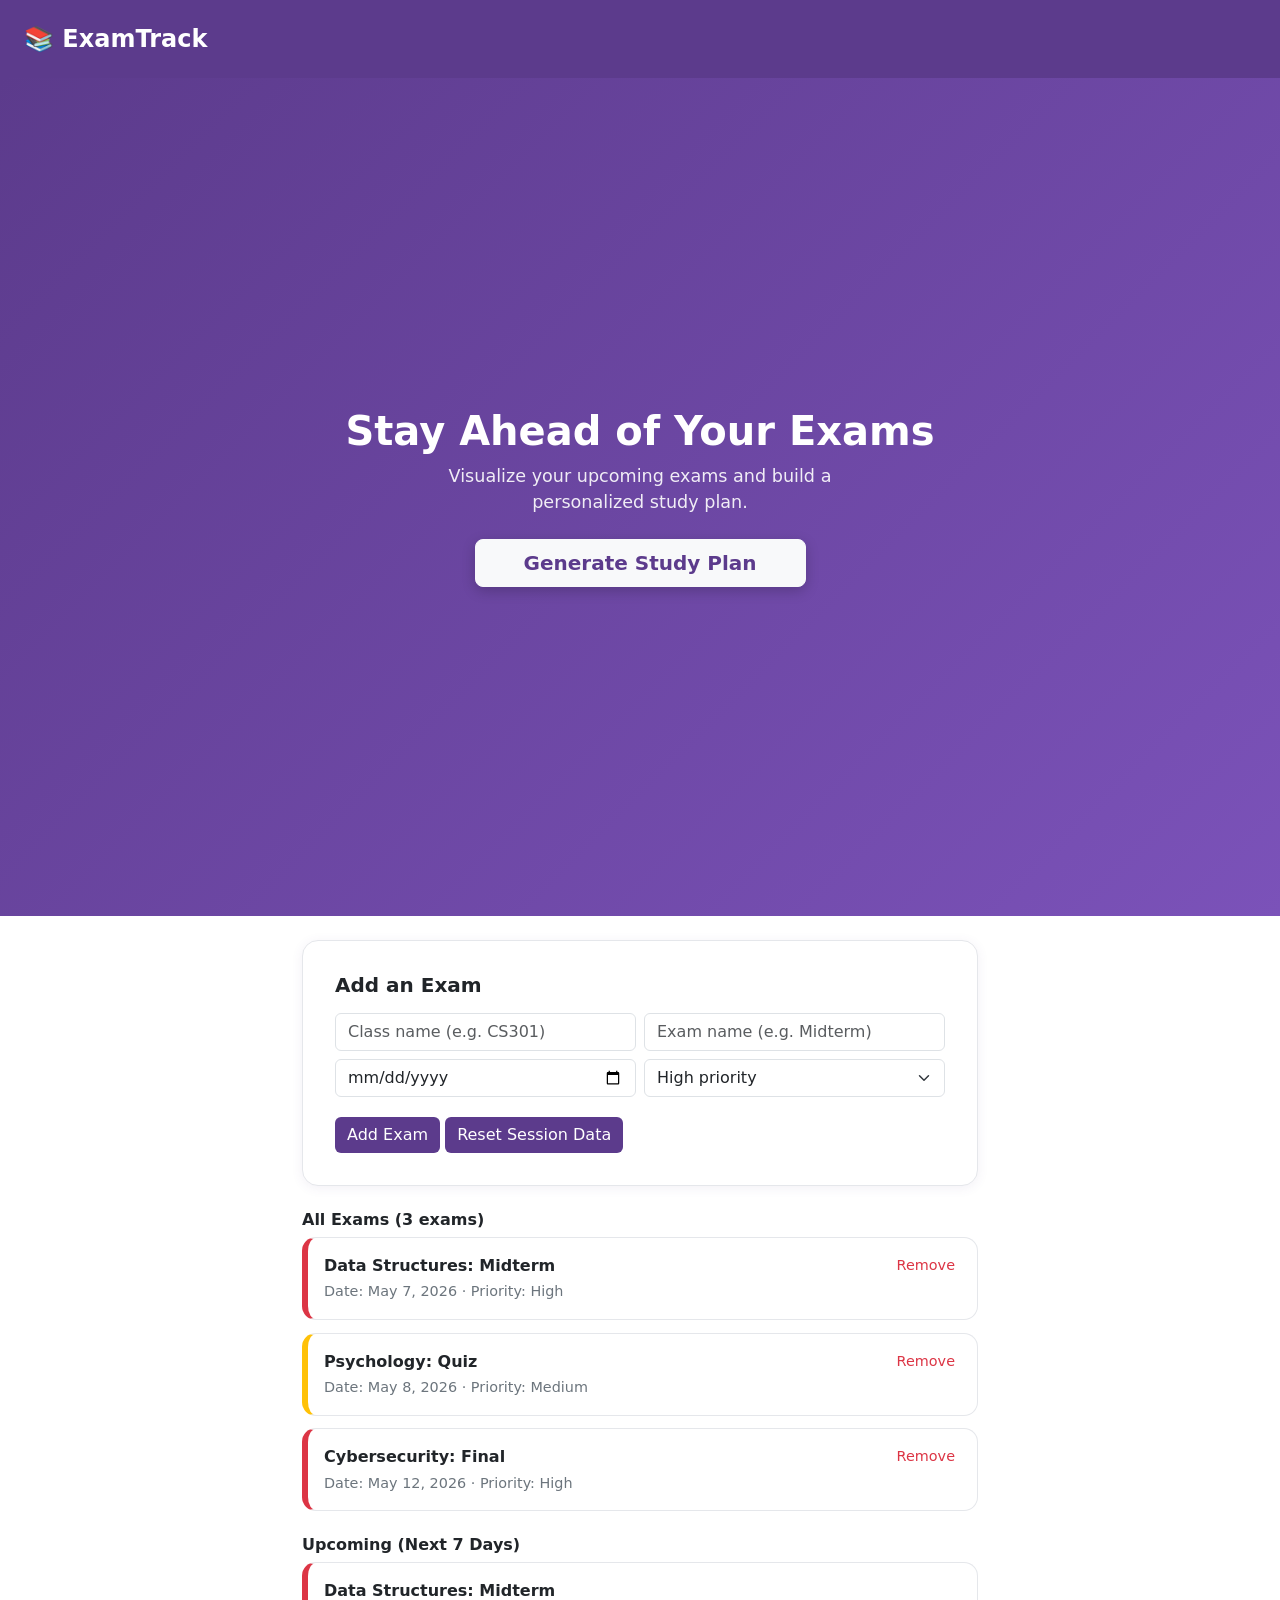
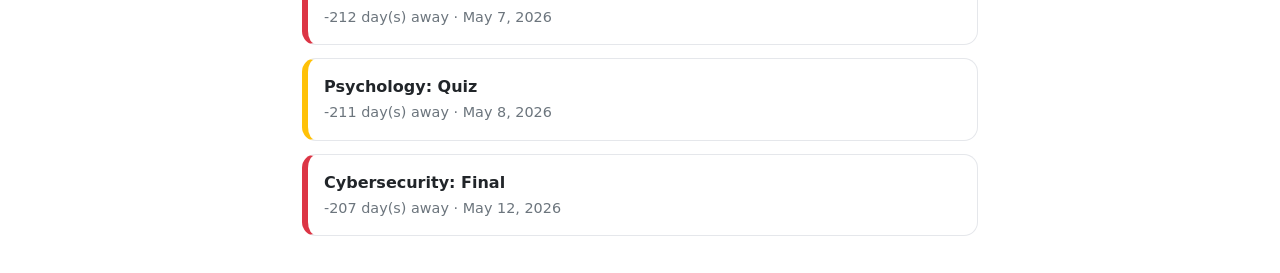
<file: index.html>
<!doctype html>
<html lang="en">
    <head>
        <meta charset="UTF-8" />
        <meta name="viewport" content="width=device-width, initial-scale=1.0" />
        <title>ExamTrack</title>
        <link
            href="https://cdn.jsdelivr.net/npm/bootstrap@5.3.3/dist/css/bootstrap.min.css"
            rel="stylesheet"
        />
        <link rel="stylesheet" href="style.css" />
    </head>
    <body>
        <nav class="navbar navbar-dark navbar-examtrack px-4 py-3">
            <span class="navbar-brand fw-bold fs-4">📚 ExamTrack</span>
        </nav>

        <div id="view-dashboard">
            <div class="hero-banner text-white text-center py-5 px-3">
                <h1 class="fw-bold mb-2">Stay Ahead of Your Exams</h1>
                <p class="mb-4 hero-sub">
                    Visualize your upcoming exams and build a personalized study
                    plan.
                </p>
                <button
                    class="btn btn-light btn-lg px-5 fw-semibold hero-btn"
                    onclick="window.location.href = './study-plan/index.html'"
                >
                    Generate Study Plan
                </button>
            </div>

            <div class="container py-4" style="max-width: 700px">
                <div class="form-card mb-4">
                    <h5 class="fw-bold mb-3">Add an Exam</h5>
                    <div class="row g-2">
                        <div class="col-md-6">
                            <input
                                type="text"
                                id="class-name"
                                list="classOptions"
                                class="form-control"
                                placeholder="Class name (e.g. CS301)"
                            />

                            <datalist id="classOptions"></datalist>
                        </div>
                        <div class="col-md-6">
                            <input
                                id="exam-name"
                                type="text"
                                class="form-control"
                                placeholder="Exam name (e.g. Midterm)"
                            />
                        </div>
                        <div class="col-md-6">
                            <input
                                id="exam-date"
                                type="date"
                                class="form-control"
                            />
                        </div>
                        <div class="col-md-6">
                            <select id="exam-priority" class="form-select">
                                <option value="high">High priority</option>
                                <option value="medium">Medium priority</option>
                                <option value="low">Low priority</option>
                            </select>
                        </div>
                    </div>
                    <div
                        id="class-error"
                        class="invalid-feedback d-block mt-1"
                    ></div>
                    <button
                        class="btn btn-purple mt-3"
                        onclick="addClassExam()"
                    >
                        Add Exam
                    </button>
                    <button
                        class="btn btn-purple mt-3"
                        id="resetBtn"
                        onclick="sessionStorage.clear();"
                    >
                        Reset Session Data
                    </button>
                </div>

                <div
                    class="d-flex justify-content-between align-items-center mb-2"
                >
                    <h6 class="fw-bold mb-0">
                        All Exams (<span id="exam-count">0 exams</span>)
                    </h6>
                </div>
                <div id="exam-list" class="mb-4"></div>

                <h6 class="fw-bold mb-2">Upcoming (Next 7 Days)</h6>
                <div id="urgent-list"></div>
            </div>
        </div>

        <script src="script.js"></script>
    </body>
</html>
</file>
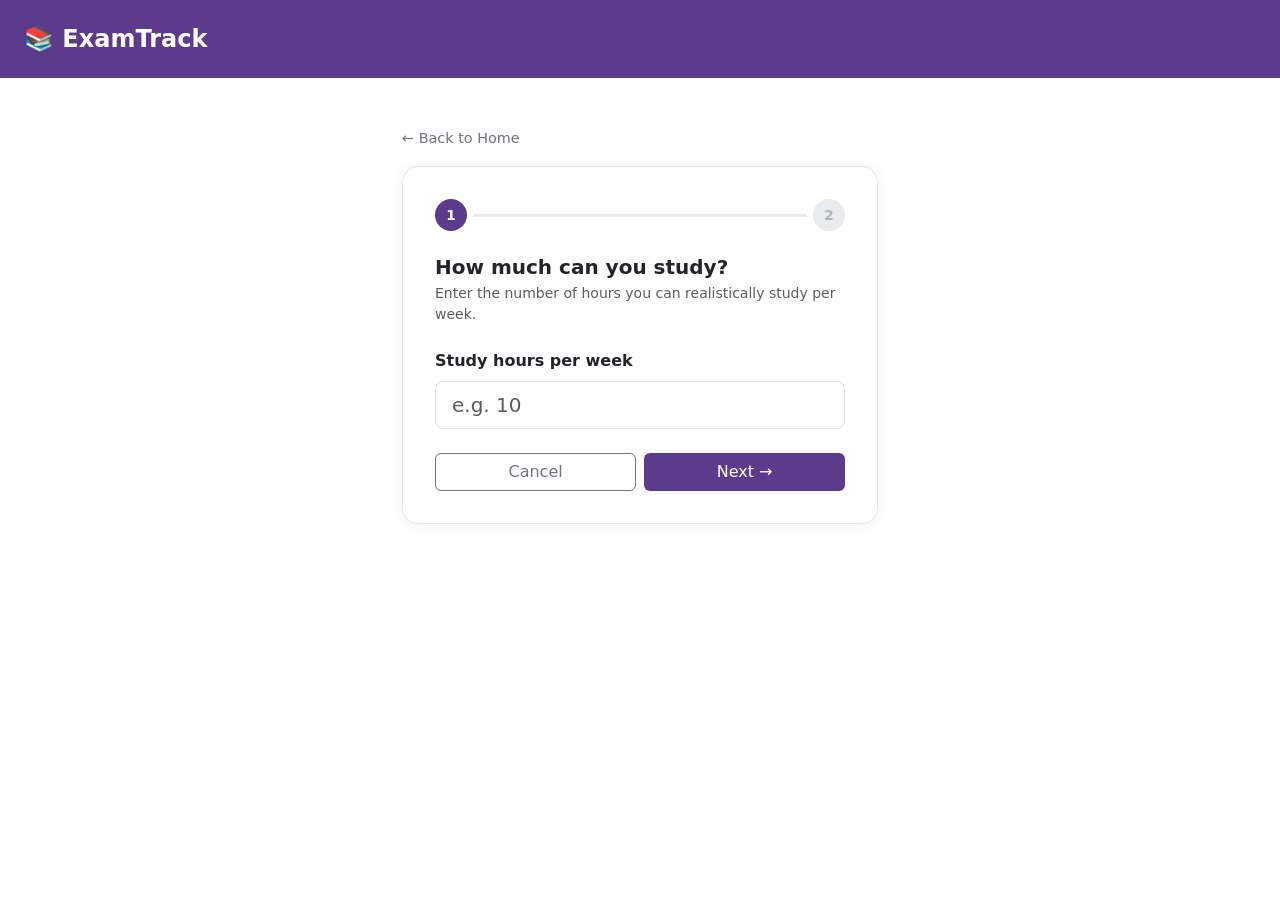
<file: study-plan/index.html>
<!doctype html>
<html lang="en">
    <head>
        <meta charset="UTF-8" />
        <meta name="viewport" content="width=device-width, initial-scale=1.0" />
        <title>ExamTrack – Study Plan</title>
        <link
            href="https://cdn.jsdelivr.net/npm/bootstrap@5.3.3/dist/css/bootstrap.min.css"
            rel="stylesheet"
        />
        <link rel="stylesheet" href="../style.css" />
    </head>
    <body>
        <nav class="navbar navbar-dark navbar-examtrack px-4 py-3">
            <span class="navbar-brand fw-bold fs-4">📚 ExamTrack</span>
        </nav>

        <!-- Task 2 Step 1: Study Hours -->
        <div id="view-plan-step1">
            <div class="container py-5 form-view">
                <a
                    href="../index.html"
                    class="back-link"
                    >← Back to Home</a
                >

                <div class="form-card mt-3">
                    <div class="step-bar mb-4">
                        <div class="step-dot active">1</div>
                        <div class="step-line"></div>
                        <div class="step-dot">2</div>
                    </div>

                    <h5 class="fw-bold mb-1">How much can you study?</h5>
                    <p class="text-muted small mb-4">
                        Enter the number of hours you can realistically study
                        per week.
                    </p>

                    <label class="form-label fw-semibold" for="input-study-hours"
                        >Study hours per week</label
                    >
                    <input
                        id="input-study-hours"
                        type="number"
                        min="1"
                        class="form-control form-control-lg"
                        placeholder="e.g. 10"
                    />
                    <div
                        id="study-hours-error"
                        class="invalid-feedback d-block"
                    ></div>

                    <div class="d-flex gap-2 mt-4">
                        <button
                            class="btn btn-outline-secondary flex-fill"
                            onclick="window.location.href='../index.html'"
                        >
                            Cancel
                        </button>
                        <button
                            class="btn btn-purple flex-fill"
                            onclick="submitStep1()"
                        >
                            Next →
                        </button>
                    </div>
                </div>
            </div>
        </div>

        <!-- Task 2 Step 2: Obligations -->
        <div id="view-plan-step2" style="display: none">
            <div class="container py-5 form-view">
                <a
                    href="#"
                    class="back-link"
                    onclick="showView('view-plan-step1'); return false;"
                    >← Back</a
                >

                <div class="form-card mt-3">
                    <div class="step-bar mb-4">
                        <div class="step-dot done">✓</div>
                        <div class="step-line active"></div>
                        <div class="step-dot active">2</div>
                    </div>

                    <h5 class="fw-bold mb-1">What else takes up your time?</h5>
                    <p class="text-muted small mb-4">
                        Enter your estimated weekly hours for work, commuting,
                        clubs, etc.
                    </p>

                    <label class="form-label fw-semibold" for="input-obligations"
                        >Obligation hours per week</label
                    >
                    <input
                        id="input-obligations"
                        type="number"
                        min="0"
                        class="form-control form-control-lg"
                        placeholder="e.g. 20"
                    />
                    <div
                        id="obligations-error"
                        class="invalid-feedback d-block"
                    ></div>

                    <div class="d-flex gap-2 mt-4">
                        <button
                            class="btn btn-outline-secondary flex-fill"
                            onclick="showView('view-plan-step1')"
                        >
                            Back
                        </button>
                        <button
                            class="btn btn-purple flex-fill"
                            onclick="submitStep2()"
                        >
                            Generate Plan
                        </button>
                    </div>
                </div>
            </div>
        </div>

        <!-- Task 2: Loading -->
        <div id="view-plan-loading" style="display: none">
            <div class="loading-screen">
                <div
                    class="spinner-border spinner-border-lg text-purple"
                    role="status"
                    aria-label="Loading"
                ></div>
                <p class="text-muted mt-2">Generating your study plan...</p>
            </div>
        </div>

        <!-- Task 2: Output -->
        <div id="view-plan-output" style="display: none">
            <div class="container py-4" style="max-width: 560px">
                <h4 class="fw-bold mt-2">Your Study Plan</h4>
                <p id="plan-summary" class="text-muted small mb-4"></p>
                <div id="plan-schedule"></div>
                <div class="d-flex gap-2 mt-4">
                    <button
                        class="btn btn-outline-secondary flex-fill"
                        onclick="showView('view-plan-step1')"
                    >
                        Generate Again
                    </button>
                    <button
                        class="btn btn-purple flex-fill"
                        onclick="window.location.href='../index.html'"
                    >
                        Back to Home
                    </button>
                </div>
            </div>
        </div>

        <script src="script.js"></script>
    </body>
</html>
</file>
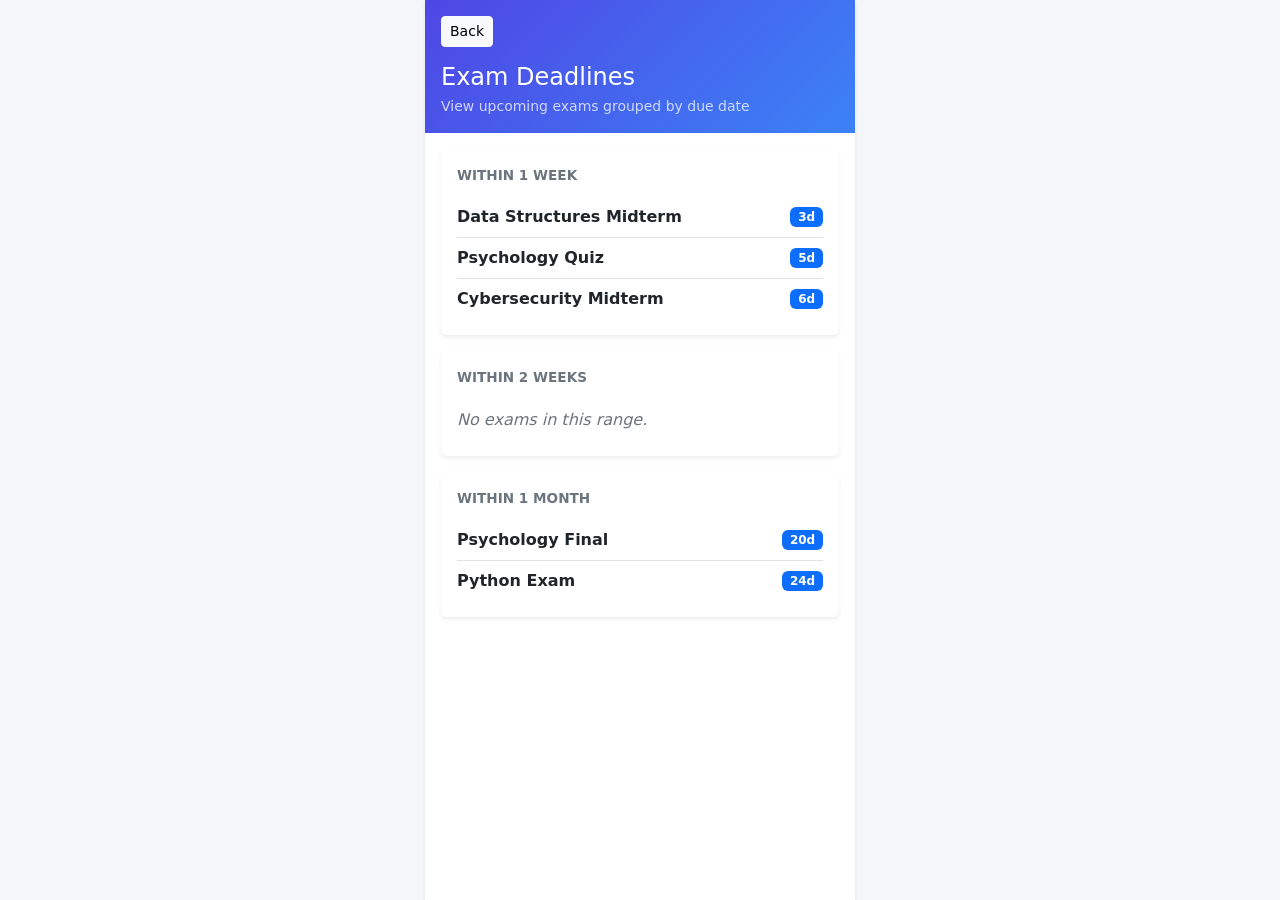
<file: deadlines.html>
<!DOCTYPE html>
<html lang="en">

<head>
    <meta charset="UTF-8" />
    <meta name="viewport" content="width=device-width, initial-scale=1.0" />
    <title>Exam Deadlines</title>

    <link href="https://cdn.jsdelivr.net/npm/bootstrap@5.3.3/dist/css/bootstrap.min.css" rel="stylesheet" />

    <style>
        body {
            background: #f4f6f9;
        }

        .phone-page {
            max-width: 430px;
            margin: 0 auto;
            min-height: 100vh;
            background: white;
        }

        .top-header {
            background: linear-gradient(135deg, #4f46e5, #3b82f6);
            color: white;
            padding: 1rem;
        }

        .section-title {
            font-size: 0.85rem;
            font-weight: 700;
            text-transform: uppercase;
            color: #6c757d;
            margin-bottom: 0.75rem;
        }

        .exam-meta {
            font-size: 0.85rem;
            color: #6c757d;
        }

        .empty-text {
            color: #6c757d;
            font-style: italic;
        }
    </style>
</head>

<body>
    <div class="phone-page shadow-sm">
        <!-- Header -->
        <div class="top-header">
            <a href="index.html" class="btn btn-light btn-sm">Back</a>

            <h1 class="h4 mt-3 mb-1">Exam Deadlines</h1>
            <p class="mb-0 small opacity-75">
                View upcoming exams grouped by due date
            </p>
        </div>

        <!-- Content -->
        <main class="p-3">
            <!-- Within 1 Week -->
            <div class="card border-0 shadow-sm mb-3">
                <div class="card-body">
                    <div class="section-title">Within 1 Week</div>
                    <ul class="list-group list-group-flush" id="weekList"></ul>
                </div>
            </div>

            <!-- Within 2 Weeks -->
            <div class="card border-0 shadow-sm mb-3">
                <div class="card-body">
                    <div class="section-title">Within 2 Weeks</div>
                    <ul class="list-group list-group-flush" id="twoWeekList"></ul>
                </div>
            </div>

            <!-- Within 1 Month -->
            <div class="card border-0 shadow-sm mb-3">
                <div class="card-body">
                    <div class="section-title">Within 1 Month</div>
                    <ul class="list-group list-group-flush" id="monthList"></ul>
                </div>
            </div>
        </main>
    </div>

    <script>
        // Sample hardcoded data (can replace later with user input)
        const exams = [
            { name: "Data Structures Midterm", days: 3 },
            { name: "Cybersecurity Midterm", days: 6 },
            { name: "Psychology Quiz", days: 5 },
            { name: "Python Exam", days: 24 },
            { name: "Psychology Final", days: 20 },
        ];

        const weekList = document.getElementById("weekList");
        const twoWeekList = document.getElementById("twoWeekList");
        const monthList = document.getElementById("monthList");

        function createItem(exam) {
            const li = document.createElement("li");
            li.className =
                "list-group-item d-flex justify-content-between align-items-center px-0";

            li.innerHTML = `
          <span class="fw-semibold">${exam.name}</span>
          <span class="badge bg-primary">${exam.days}d</span>
        `;

            return li;
        }

        function emptyMessage() {
            const li = document.createElement("li");
            li.className = "list-group-item border-0 empty-text px-0";
            li.textContent = "No exams in this range.";
            return li;
        }

        function render() {
            weekList.innerHTML = "";
            twoWeekList.innerHTML = "";
            monthList.innerHTML = "";

            const week = exams
                .filter((e) => e.days <= 7)
                .sort((a, b) => a.days - b.days);

            const twoWeeks = exams
                .filter((e) => e.days > 7 && e.days <= 14)
                .sort((a, b) => a.days - b.days);

            const month = exams
                .filter((e) => e.days > 14 && e.days <= 30)
                .sort((a, b) => a.days - b.days);

            if (week.length === 0) weekList.appendChild(emptyMessage());
            else week.forEach((e) => weekList.appendChild(createItem(e)));

            if (twoWeeks.length === 0) twoWeekList.appendChild(emptyMessage());
            else twoWeeks.forEach((e) => twoWeekList.appendChild(createItem(e)));

            if (month.length === 0) monthList.appendChild(emptyMessage());
            else month.forEach((e) => monthList.appendChild(createItem(e)));
        }

        render();
    </script>
</body>

</html>
</file>
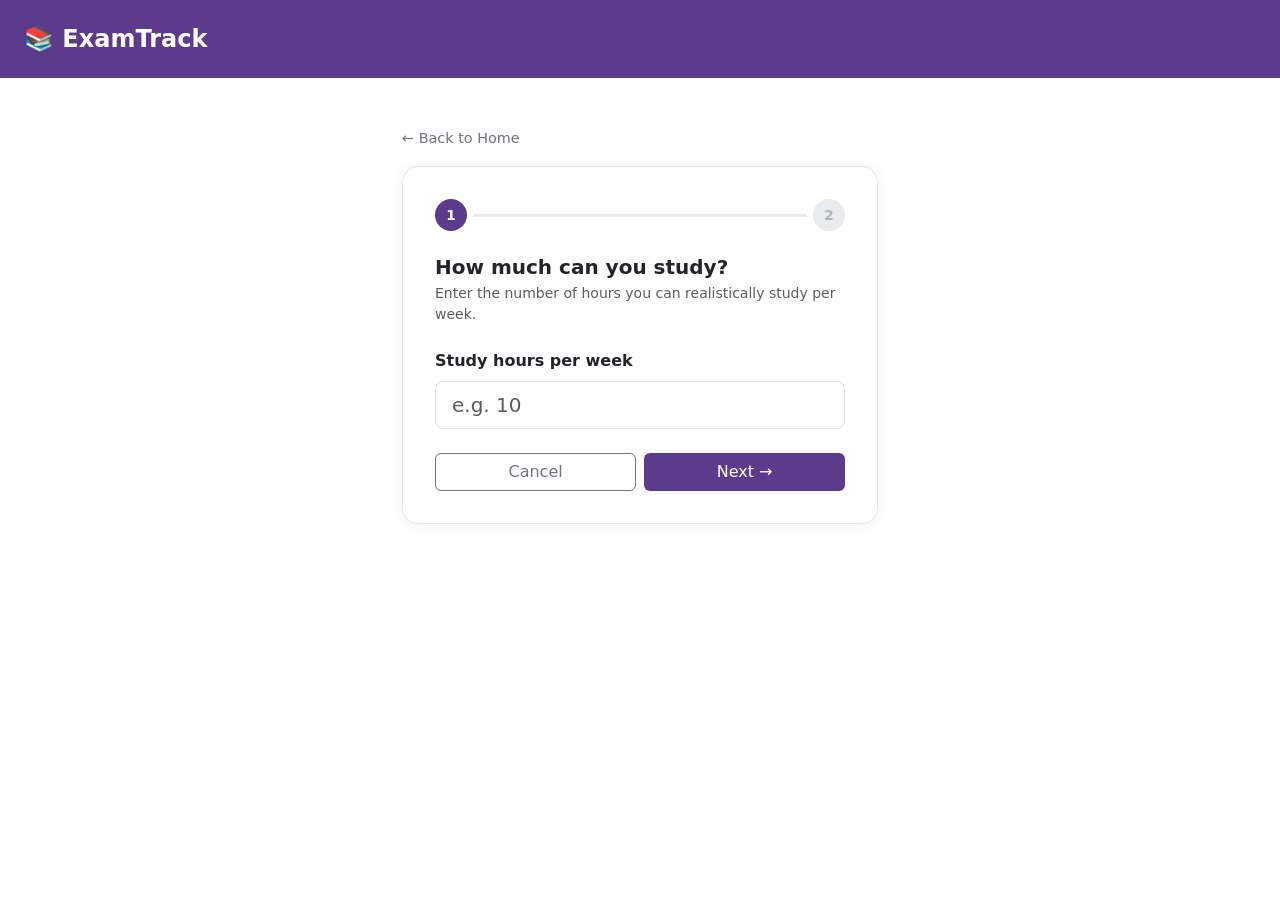
<file: study-plan.html>
<!doctype html>
<html lang="en">
    <head>
        <meta charset="UTF-8" />
        <meta name="viewport" content="width=device-width, initial-scale=1.0" />
        <title>ExamTrack – Study Plan</title>
        <link
            href="https://cdn.jsdelivr.net/npm/bootstrap@5.3.3/dist/css/bootstrap.min.css"
            rel="stylesheet"
        />
        <link rel="stylesheet" href="style.css" />
    </head>
    <body>
        <nav class="navbar navbar-dark navbar-examtrack px-4 py-3">
            <span class="navbar-brand fw-bold fs-4">📚 ExamTrack</span>
        </nav>

        <!-- Task 2 Step 1: Study Hours -->
        <div id="view-plan-step1">
            <div class="container py-5 form-view">
                <a
                    href="index.html"
                    class="back-link"
                    >← Back to Home</a
                >

                <div class="form-card mt-3">
                    <div class="step-bar mb-4">
                        <div class="step-dot active">1</div>
                        <div class="step-line"></div>
                        <div class="step-dot">2</div>
                    </div>

                    <h5 class="fw-bold mb-1">How much can you study?</h5>
                    <p class="text-muted small mb-4">
                        Enter the number of hours you can realistically study
                        per week.
                    </p>

                    <label class="form-label fw-semibold" for="input-study-hours"
                        >Study hours per week</label
                    >
                    <input
                        id="input-study-hours"
                        type="number"
                        min="1"
                        class="form-control form-control-lg"
                        placeholder="e.g. 10"
                    />
                    <div
                        id="study-hours-error"
                        class="invalid-feedback d-block"
                    ></div>

                    <div class="d-flex gap-2 mt-4">
                        <button
                            class="btn btn-outline-secondary flex-fill"
                            onclick="window.location.href='index.html'"
                        >
                            Cancel
                        </button>
                        <button
                            class="btn btn-purple flex-fill"
                            onclick="submitStep1()"
                        >
                            Next →
                        </button>
                    </div>
                </div>
            </div>
        </div>

        <!-- Task 2 Step 2: Obligations -->
        <div id="view-plan-step2" style="display: none">
            <div class="container py-5 form-view">
                <a
                    href="#"
                    class="back-link"
                    onclick="showView('view-plan-step1'); return false;"
                    >← Back</a
                >

                <div class="form-card mt-3">
                    <div class="step-bar mb-4">
                        <div class="step-dot done">✓</div>
                        <div class="step-line active"></div>
                        <div class="step-dot active">2</div>
                    </div>

                    <h5 class="fw-bold mb-1">What else takes up your time?</h5>
                    <p class="text-muted small mb-4">
                        Enter your estimated weekly hours for work, commuting,
                        clubs, etc.
                    </p>

                    <label class="form-label fw-semibold" for="input-obligations"
                        >Obligation hours per week</label
                    >
                    <input
                        id="input-obligations"
                        type="number"
                        min="0"
                        class="form-control form-control-lg"
                        placeholder="e.g. 20"
                    />
                    <div
                        id="obligations-error"
                        class="invalid-feedback d-block"
                    ></div>

                    <div class="d-flex gap-2 mt-4">
                        <button
                            class="btn btn-outline-secondary flex-fill"
                            onclick="showView('view-plan-step1')"
                        >
                            Back
                        </button>
                        <button
                            class="btn btn-purple flex-fill"
                            onclick="submitStep2()"
                        >
                            Generate Plan
                        </button>
                    </div>
                </div>
            </div>
        </div>

        <!-- Task 2: Loading -->
        <div id="view-plan-loading" style="display: none">
            <div class="loading-screen">
                <div
                    class="spinner-border spinner-border-lg text-purple"
                    role="status"
                    aria-label="Loading"
                ></div>
                <p class="text-muted mt-2">Generating your study plan...</p>
            </div>
        </div>

        <!-- Task 2: Output -->
        <div id="view-plan-output" style="display: none">
            <div class="container py-4" style="max-width: 560px">
                <h4 class="fw-bold mt-2">Your Study Plan</h4>
                <p id="plan-summary" class="text-muted small mb-4"></p>
                <div id="plan-schedule"></div>
                <div class="d-flex gap-2 mt-4">
                    <button
                        class="btn btn-outline-secondary flex-fill"
                        onclick="showView('view-plan-step1')"
                    >
                        Generate Again
                    </button>
                    <button
                        class="btn btn-purple flex-fill"
                        onclick="window.location.href='index.html'"
                    >
                        Back to Home
                    </button>
                </div>
            </div>
        </div>

        <script src="script.js"></script>
    </body>
</html>
</file>
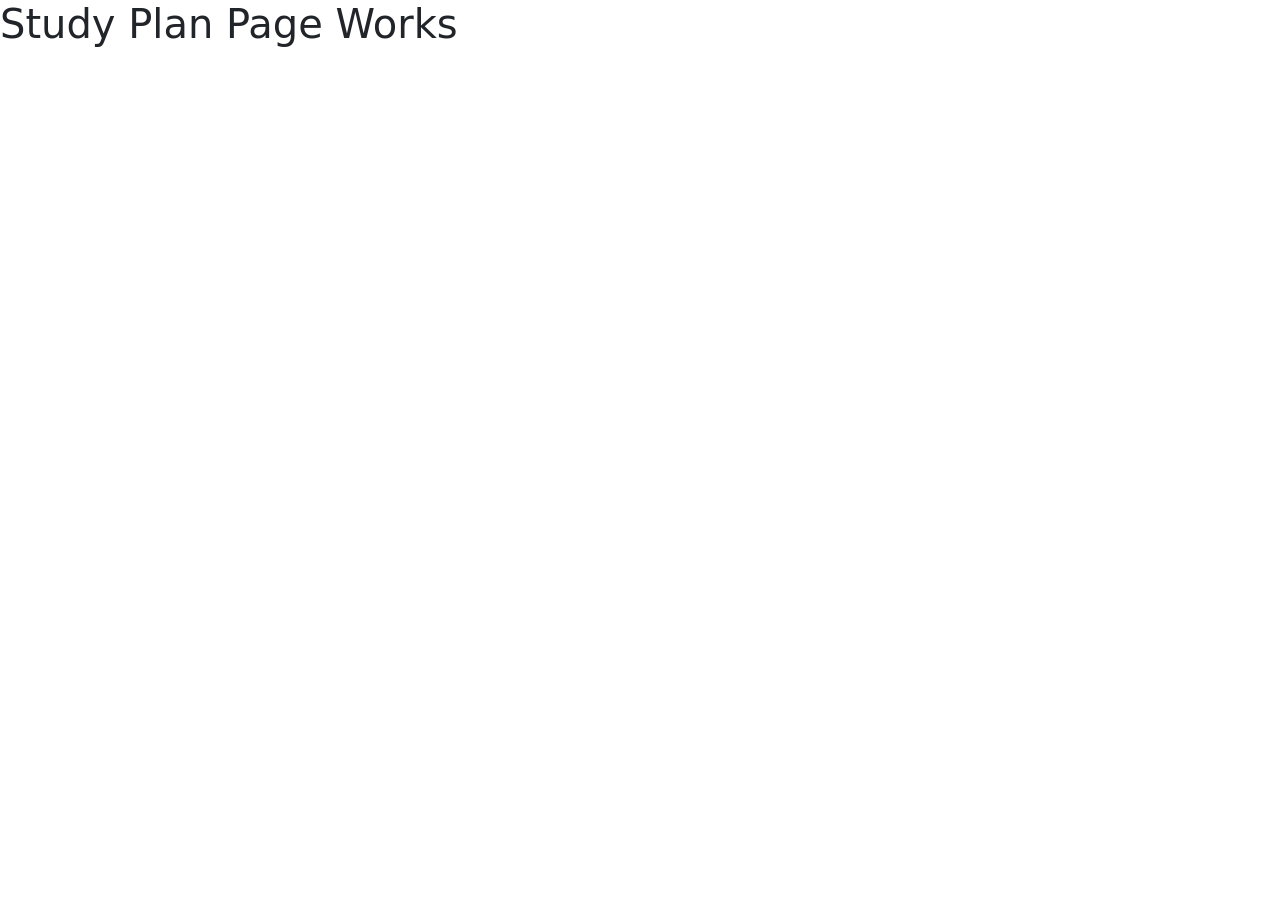
<file: studyplan.html>
<!DOCTYPE html>
<html lang="en">

<head>
    <meta charset="UTF-8" />
    <meta name="viewport" content="width=device-width, initial-scale=1.0" />
    <title>Study Plan</title>

    <link href="https://cdn.jsdelivr.net/npm/bootstrap@5.3.3/dist/css/bootstrap.min.css" rel="stylesheet" />

    <style>
        
    </style>
</head>

<body>

    <h1>Study Plan Page Works</h1>
   
</body>

</html>
</file>
<file: style.css>
/* ── Brand colors ── */
.navbar-examtrack {
    background-color: #5c3b8c;
}

.btn-purple {
    background-color: #5c3b8c;
    color: #fff;
    border: none;
}

.btn-purple:hover {
    background-color: #4a2e73;
    color: #fff;
}

.text-purple {
    color: #5c3b8c !important;
}

/* ── Hero banner ── */
.hero-banner {
    background: linear-gradient(135deg, #5c3b8c 0%, #7b52b9 100%);
    min-height: calc(100vh - 62px);
    display: flex;
    flex-direction: column;
    align-items: center;
    justify-content: center;
}

.hero-sub {
    font-size: 1.1rem;
    opacity: 0.9;
    max-width: 420px;
    margin: 0 auto 1.5rem;
}

.hero-btn {
    color: #5c3b8c;
    box-shadow: 0 4px 14px rgba(0, 0, 0, 0.2);
    transition: transform 0.15s ease, box-shadow 0.15s ease;
}

.hero-btn:hover {
    transform: translateY(-2px);
    box-shadow: 0 6px 18px rgba(0, 0, 0, 0.25);
}

/* ── Form views ── */
.form-view {
    max-width: 500px;
}

.back-link {
    color: #6c757d;
    text-decoration: none;
    font-size: 0.9rem;
}

.back-link:hover {
    color: #5c3b8c;
    text-decoration: underline;
}

.form-card {
    background: #fff;
    border: 1px solid #e5e7eb;
    border-radius: 16px;
    padding: 2rem;
    box-shadow: 0 2px 12px rgba(92, 59, 140, 0.08);
}

/* ── Step indicator ── */
.step-bar {
    display: flex;
    align-items: center;
    gap: 0;
}

.step-dot {
    width: 32px;
    height: 32px;
    border-radius: 50%;
    background: #e9ecef;
    color: #adb5bd;
    font-size: 0.85rem;
    font-weight: 700;
    display: flex;
    align-items: center;
    justify-content: center;
    flex-shrink: 0;
}

.step-dot.active {
    background: #5c3b8c;
    color: #fff;
}

.step-dot.done {
    background: #198754;
    color: #fff;
}

.step-line {
    flex: 1;
    height: 3px;
    background: #e9ecef;
    margin: 0 6px;
}

.step-line.active {
    background: #5c3b8c;
}

/* ── Loading screen ── */
.loading-screen {
    min-height: 60vh;
    display: flex;
    flex-direction: column;
    align-items: center;
    justify-content: center;
    gap: 0.5rem;
}

.spinner-border-lg {
    width: 3rem;
    height: 3rem;
    border-width: 0.3em;
}

/* ── Output schedule cards ── */
.plan-day-card {
    border: 1px solid #e5e7eb;
    border-radius: 12px;
    overflow: hidden;
    margin-bottom: 0.75rem;
    box-shadow: 0 1px 4px rgba(0, 0, 0, 0.06);
}

.plan-day-header {
    background: #5c3b8c;
    color: #fff;
    padding: 0.5rem 1rem;
    font-weight: 700;
    font-size: 0.85rem;
    letter-spacing: 0.5px;
    text-transform: uppercase;
}

.plan-day-body {
    padding: 0.6rem 1rem;
    background: #fff;
    display: flex;
    align-items: center;
    justify-content: space-between;
    gap: 0.5rem;
}

.plan-day-body.rest {
    background: #f8f9fa;
}

.plan-hours-badge {
    background: #ede9fe;
    color: #5c3b8c;
    font-weight: 700;
    font-size: 0.8rem;
    padding: 0.25rem 0.6rem;
    border-radius: 20px;
    white-space: nowrap;
    flex-shrink: 0;
}

/* ── Dashboard ── */
.dashboard-hero {
    background: linear-gradient(135deg, #5c3b8c 0%, #7b52b9 100%);
}

.dashboard-card {
    background: #fff;
    border: 1px solid #e5e7eb;
    border-radius: 18px;
    padding: 1.5rem;
    box-shadow: 0 4px 16px rgba(92, 59, 140, 0.08);
}

.exam-card {
    border: 1px solid #e5e7eb;
    border-left: 6px solid #5c3b8c;
    border-radius: 14px;
    padding: 1rem;
    margin-bottom: 0.8rem;
    background: #fff;
}

.exam-title {
    font-weight: 700;
    margin-bottom: 0.2rem;
}

.exam-meta {
    color: #6c757d;
    font-size: 0.9rem;
}

.empty-state {
    text-align: center;
    color: #6c757d;
    padding: 2rem 1rem;
    background: #f8f9fa;
    border-radius: 14px;
}

.priority-high {
    border-left-color: #dc3545;
}

.priority-medium {
    border-left-color: #ffc107;
}

.priority-low {
    border-left-color: #198754;
}

.delete-btn {
    border: none;
    background: transparent;
    color: #dc3545;
    font-size: 0.9rem;
    cursor: pointer;
}
</file>
